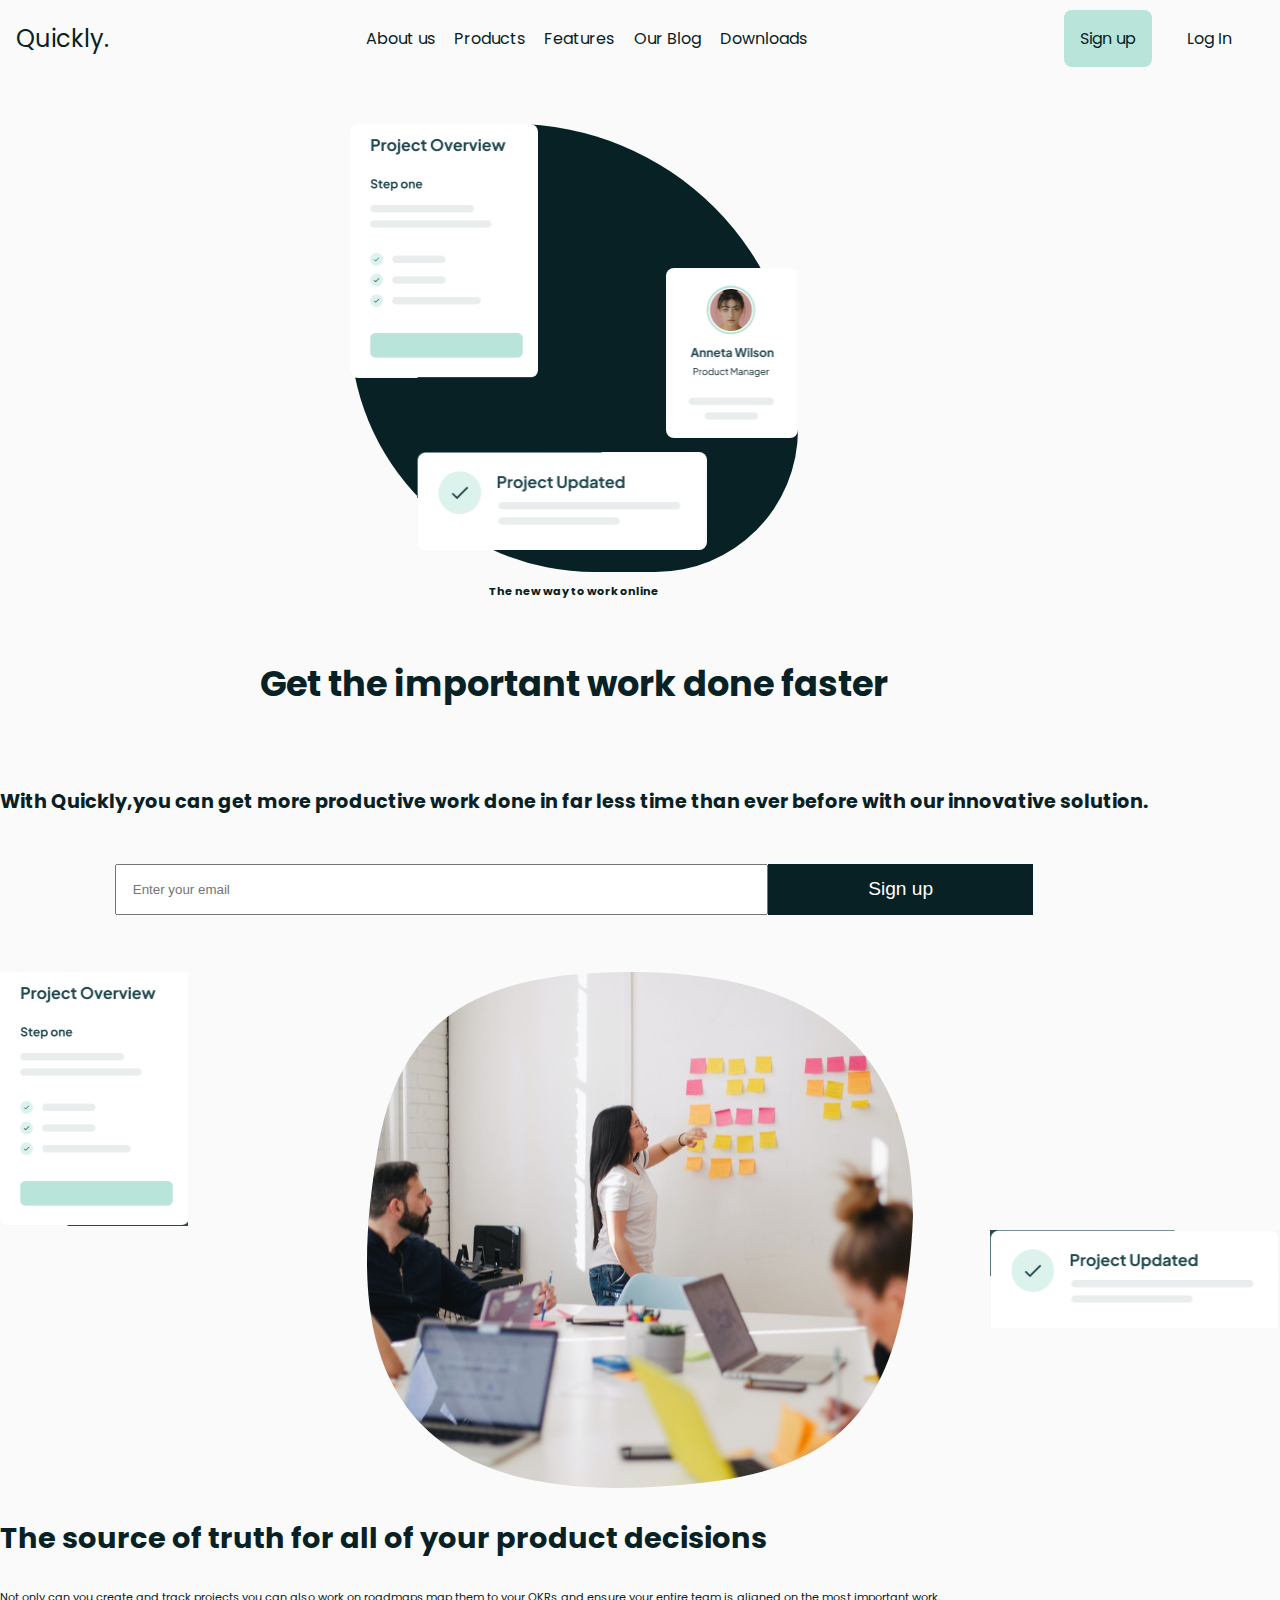
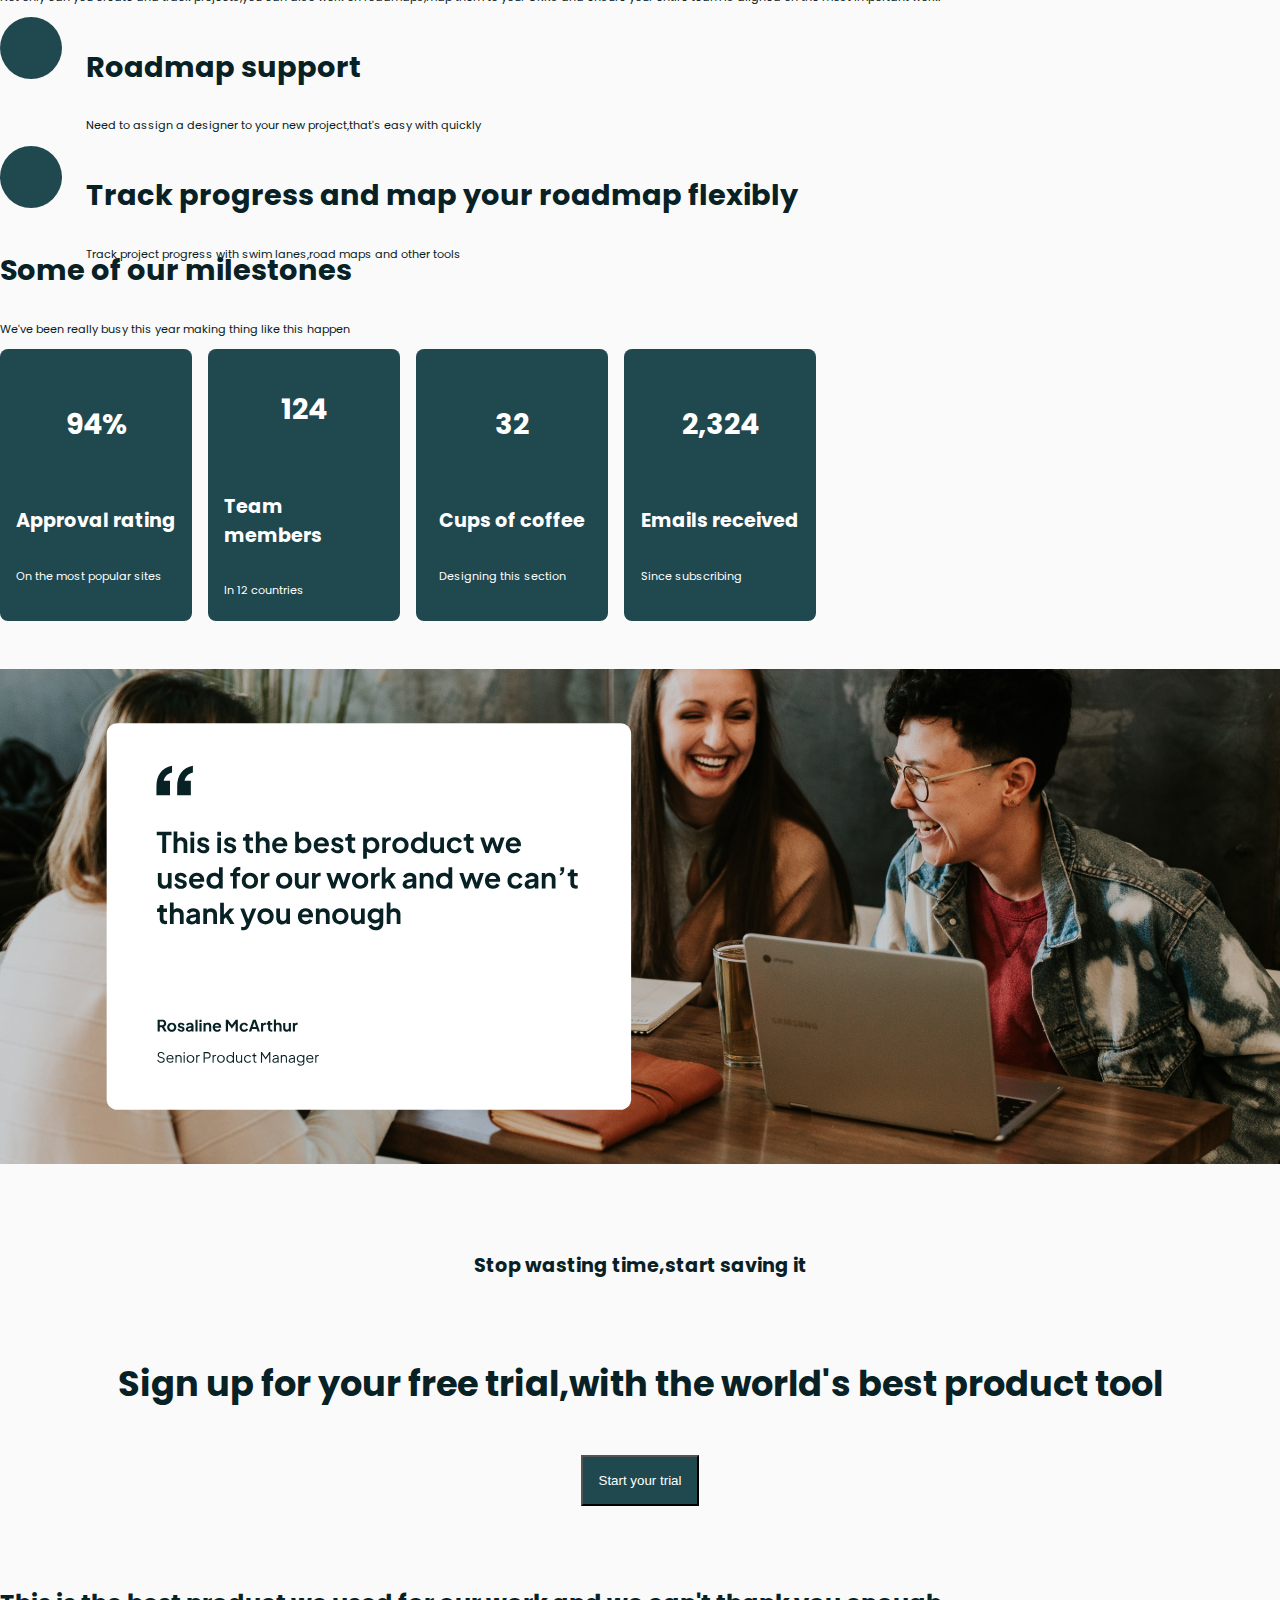
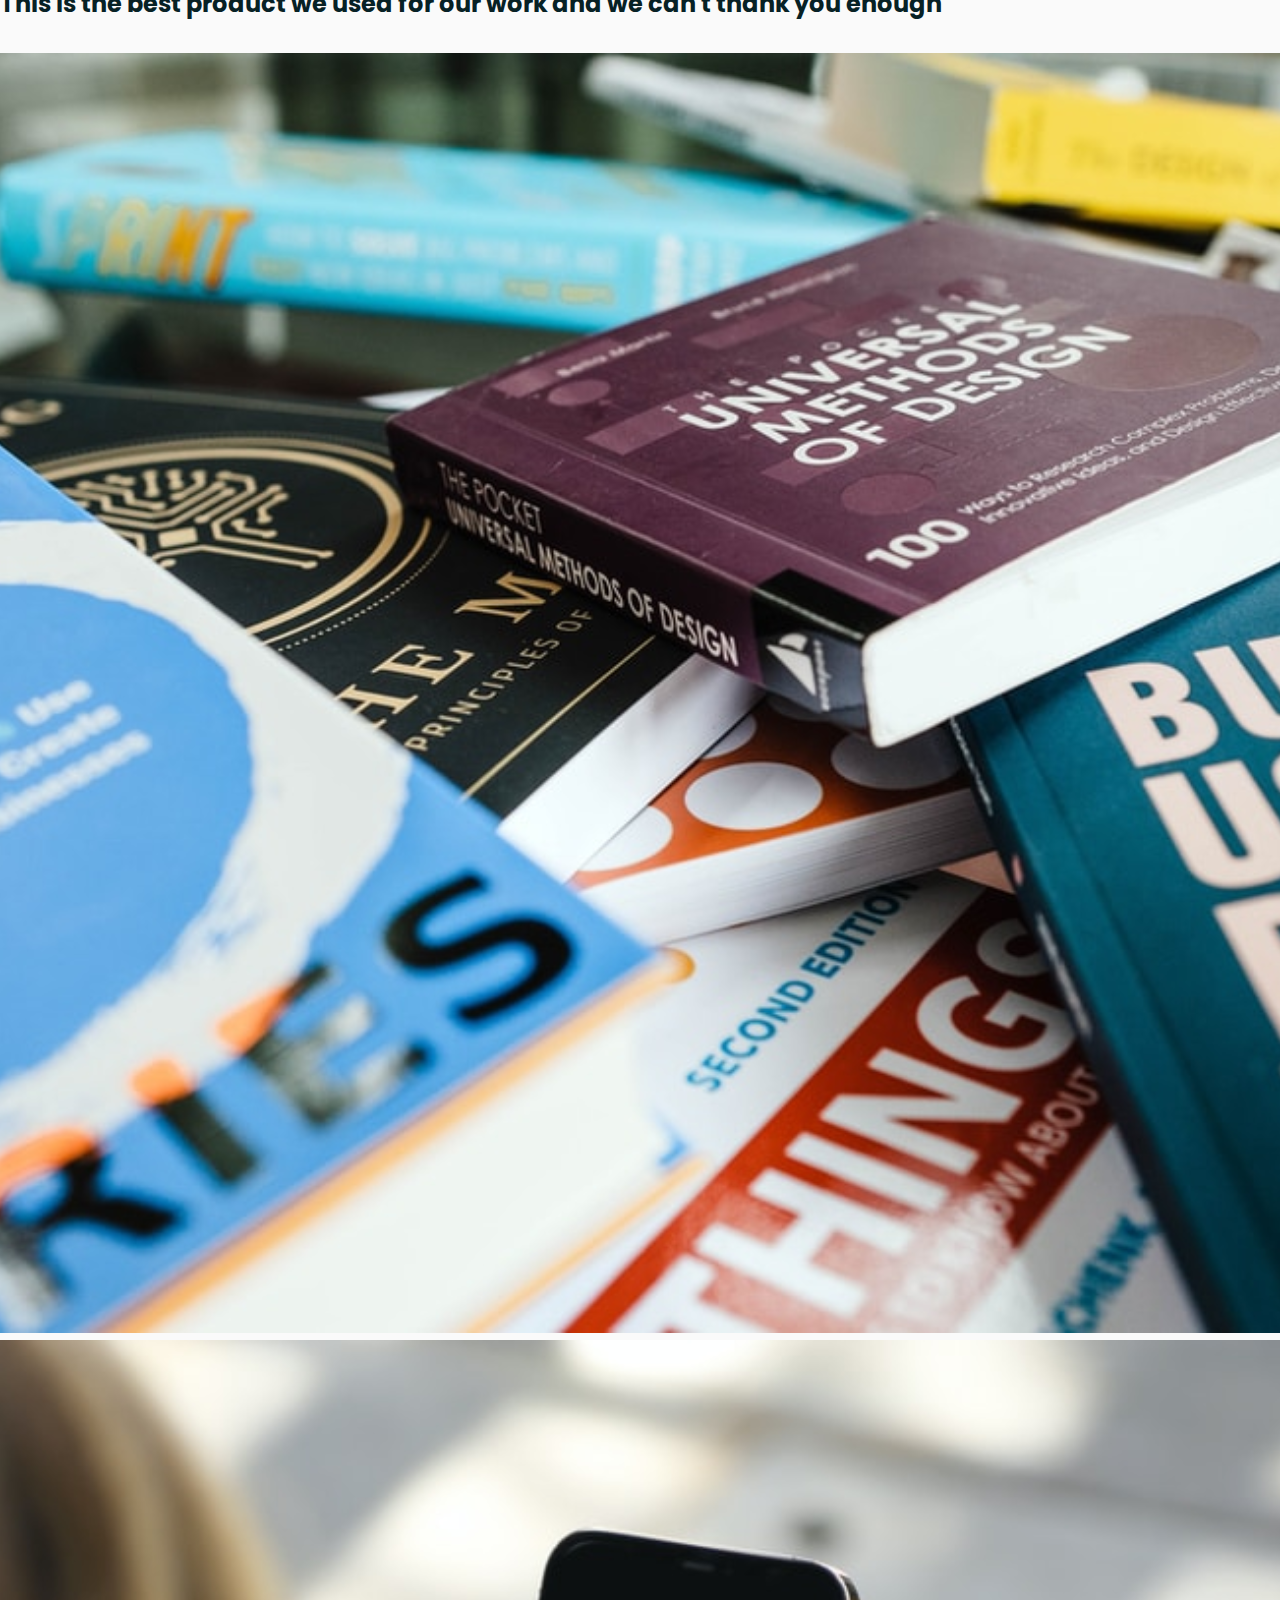
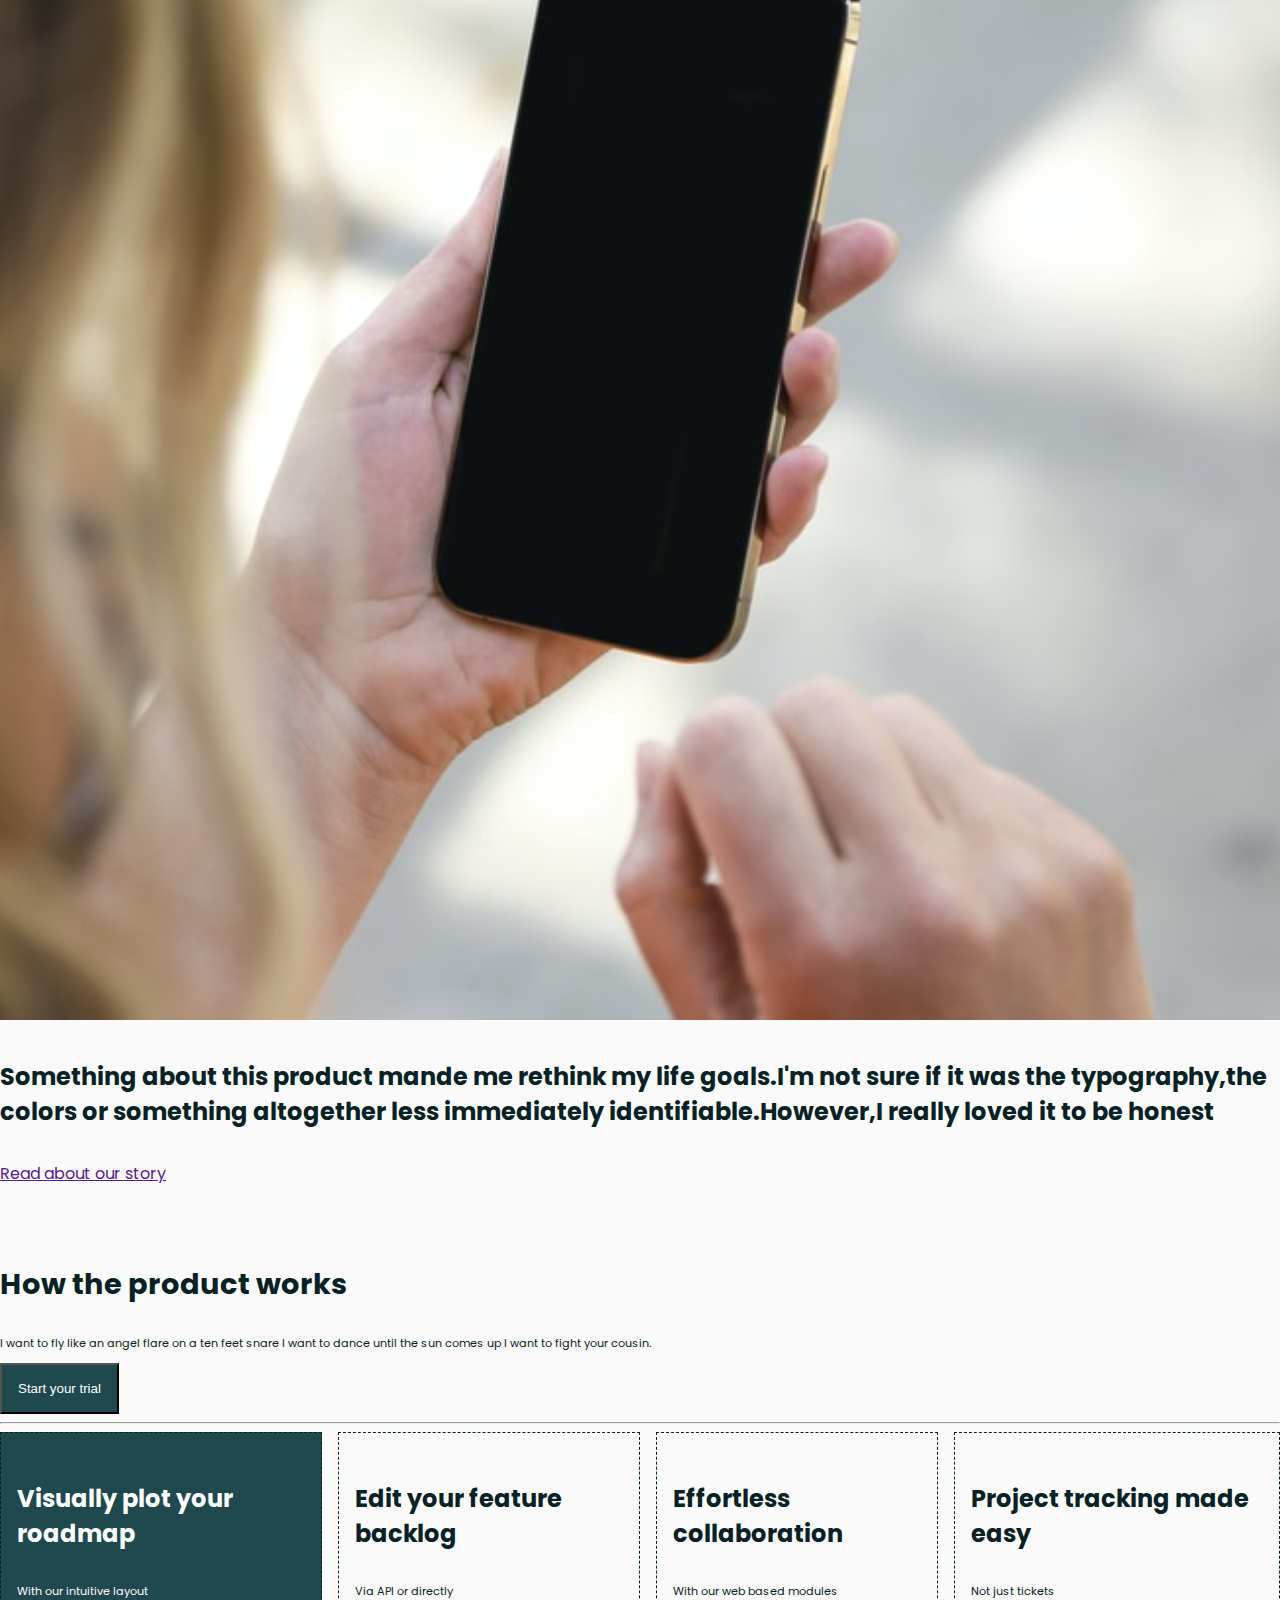
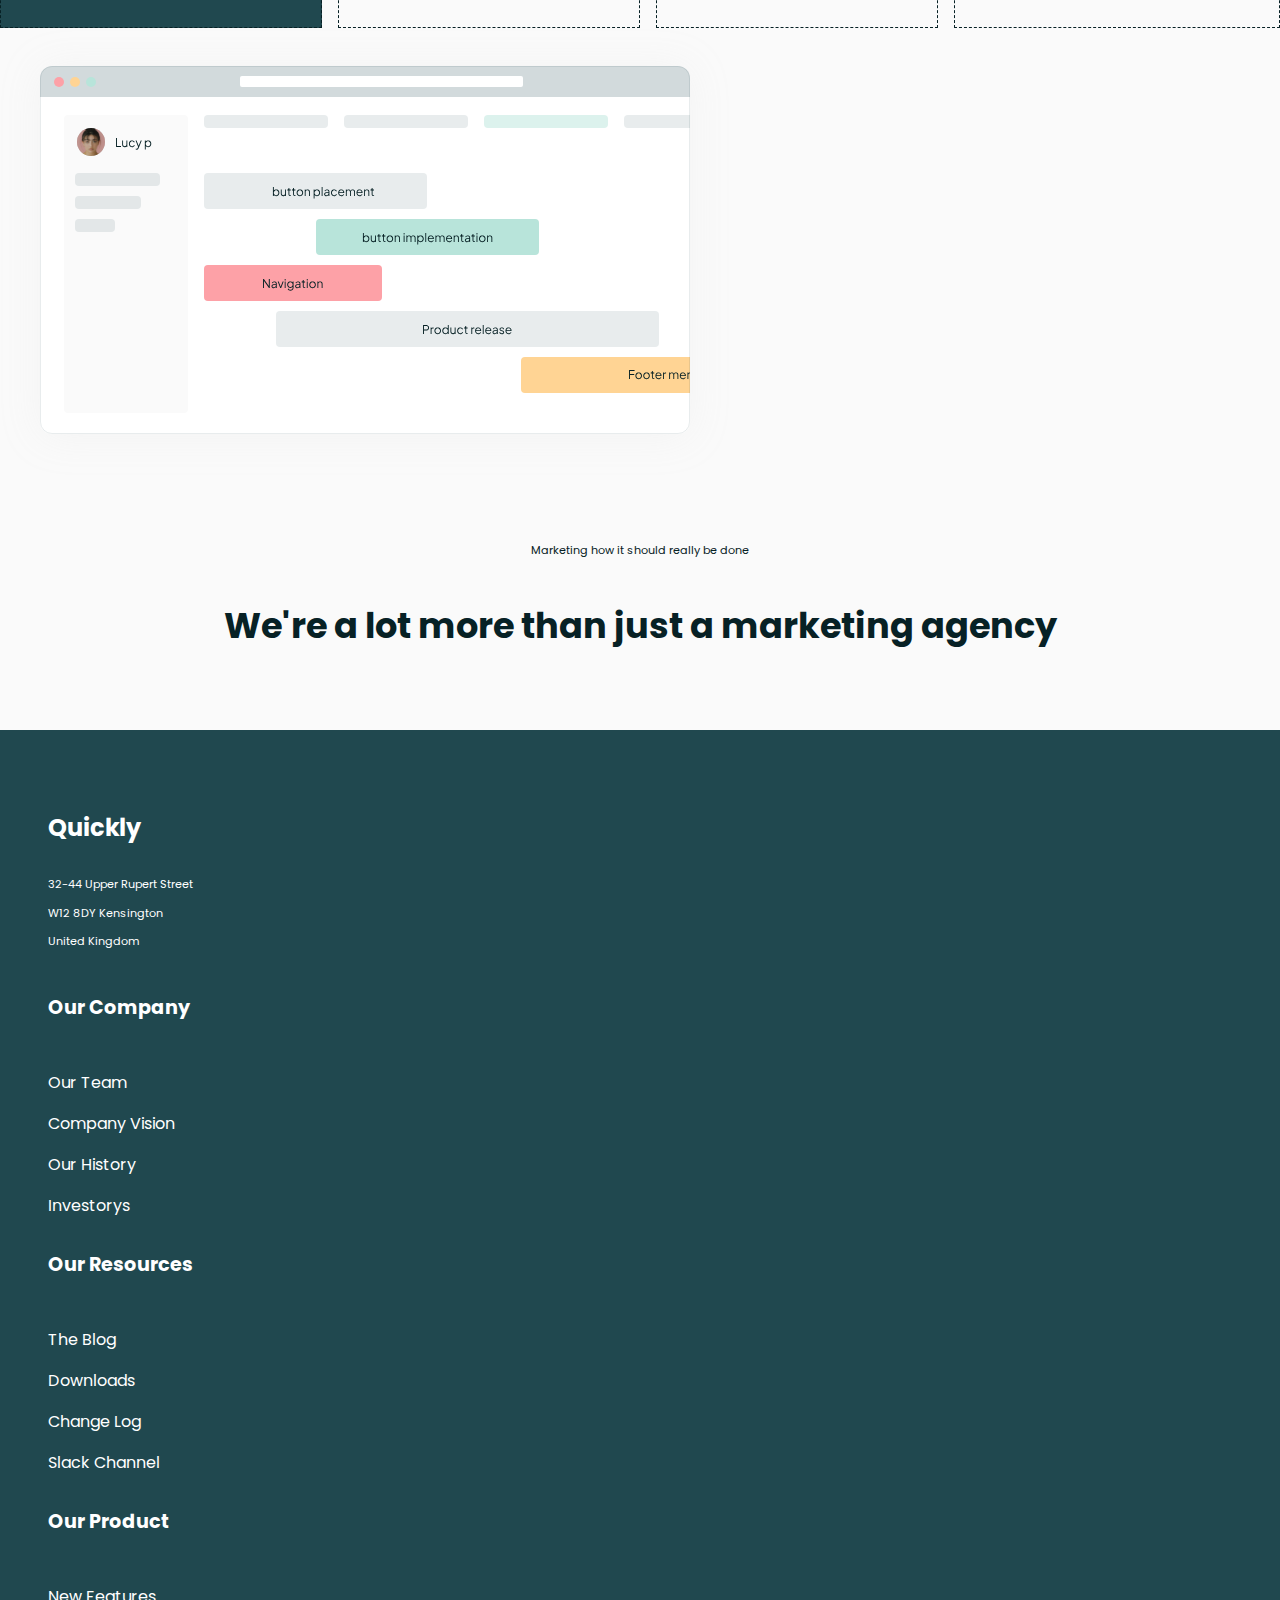
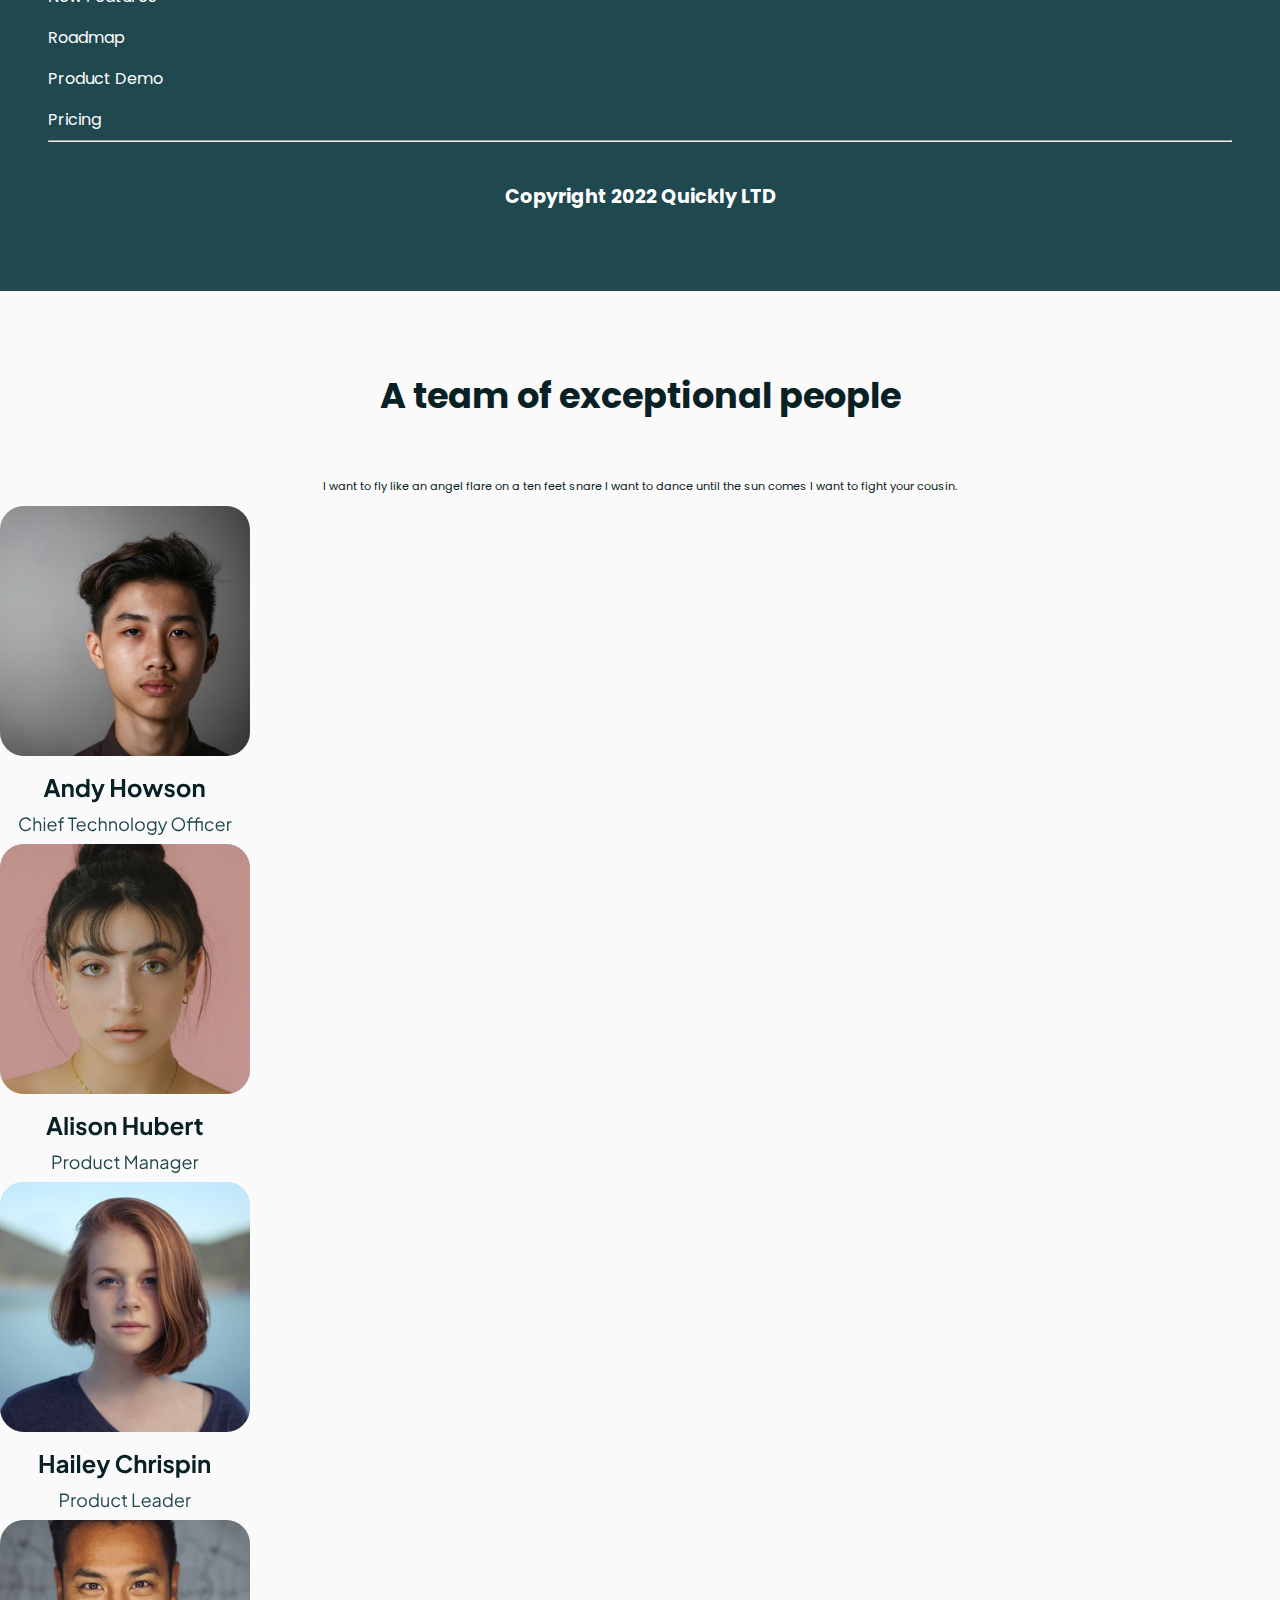
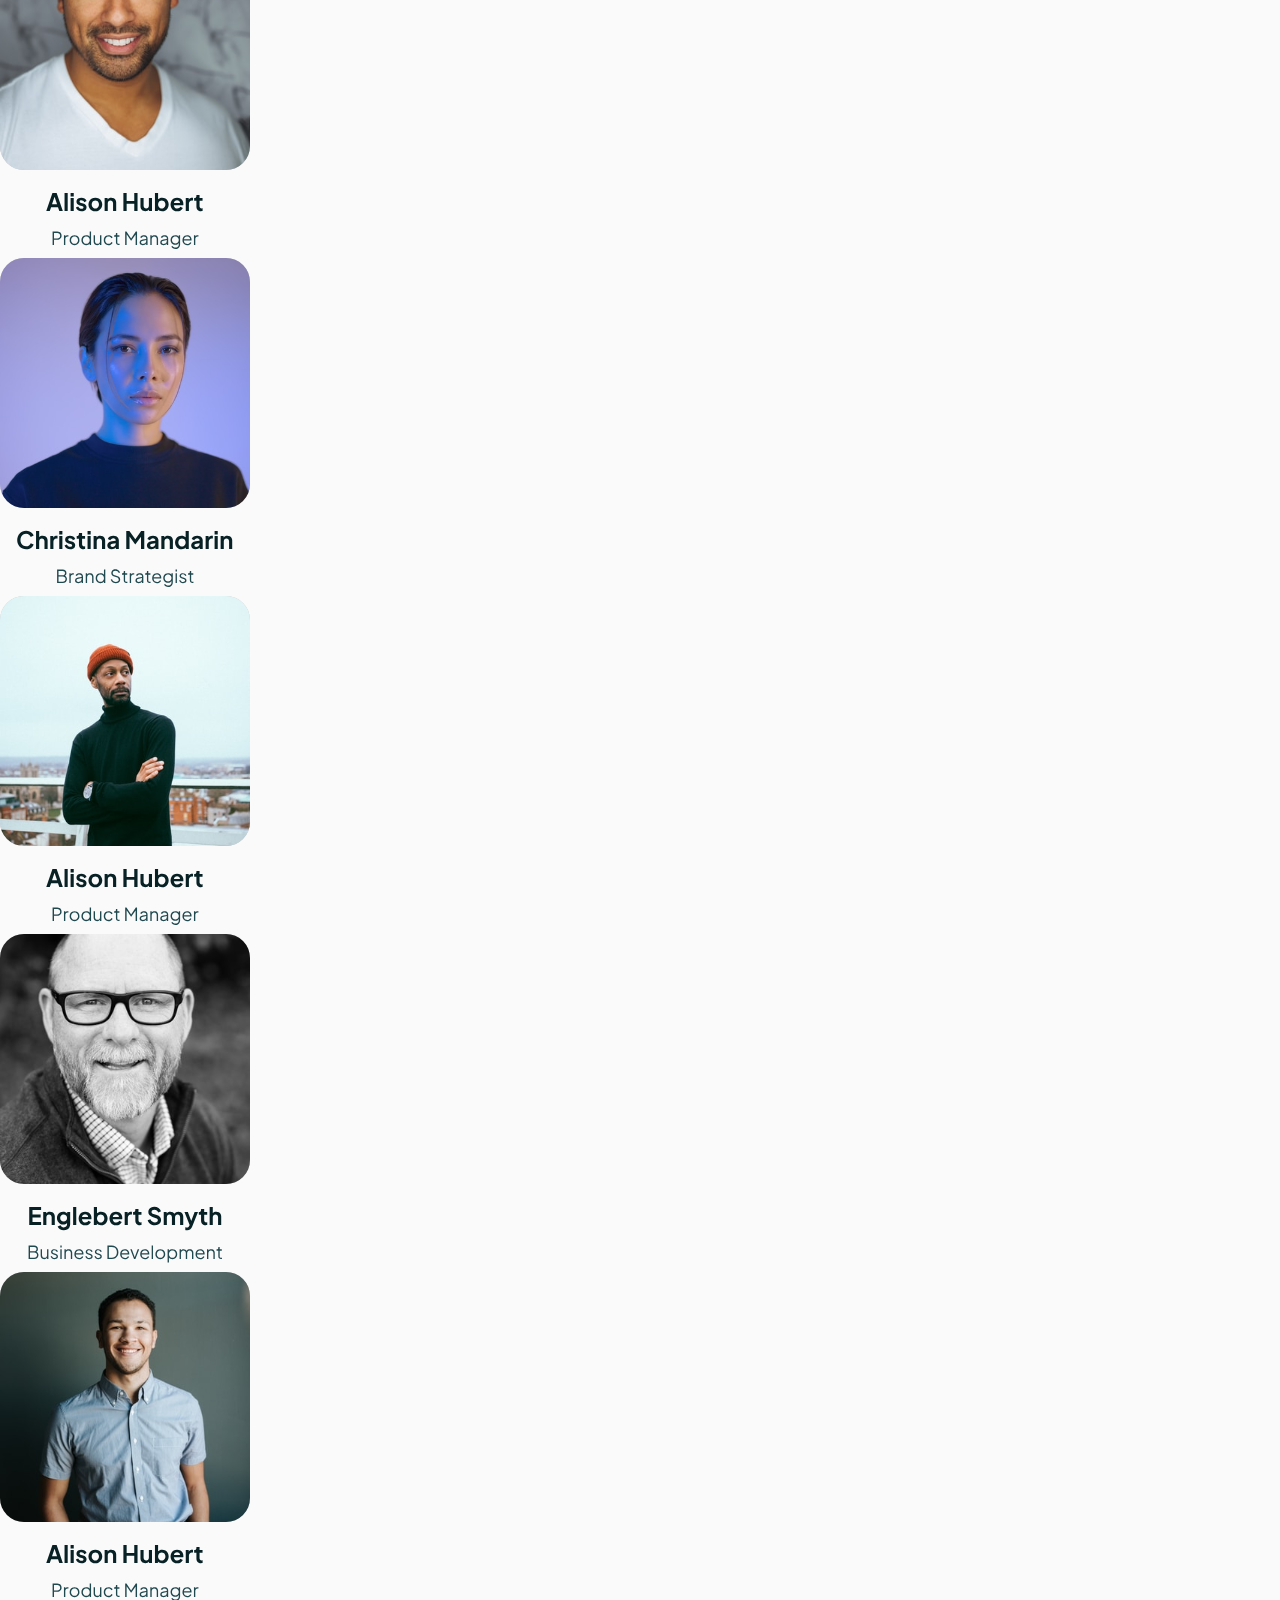
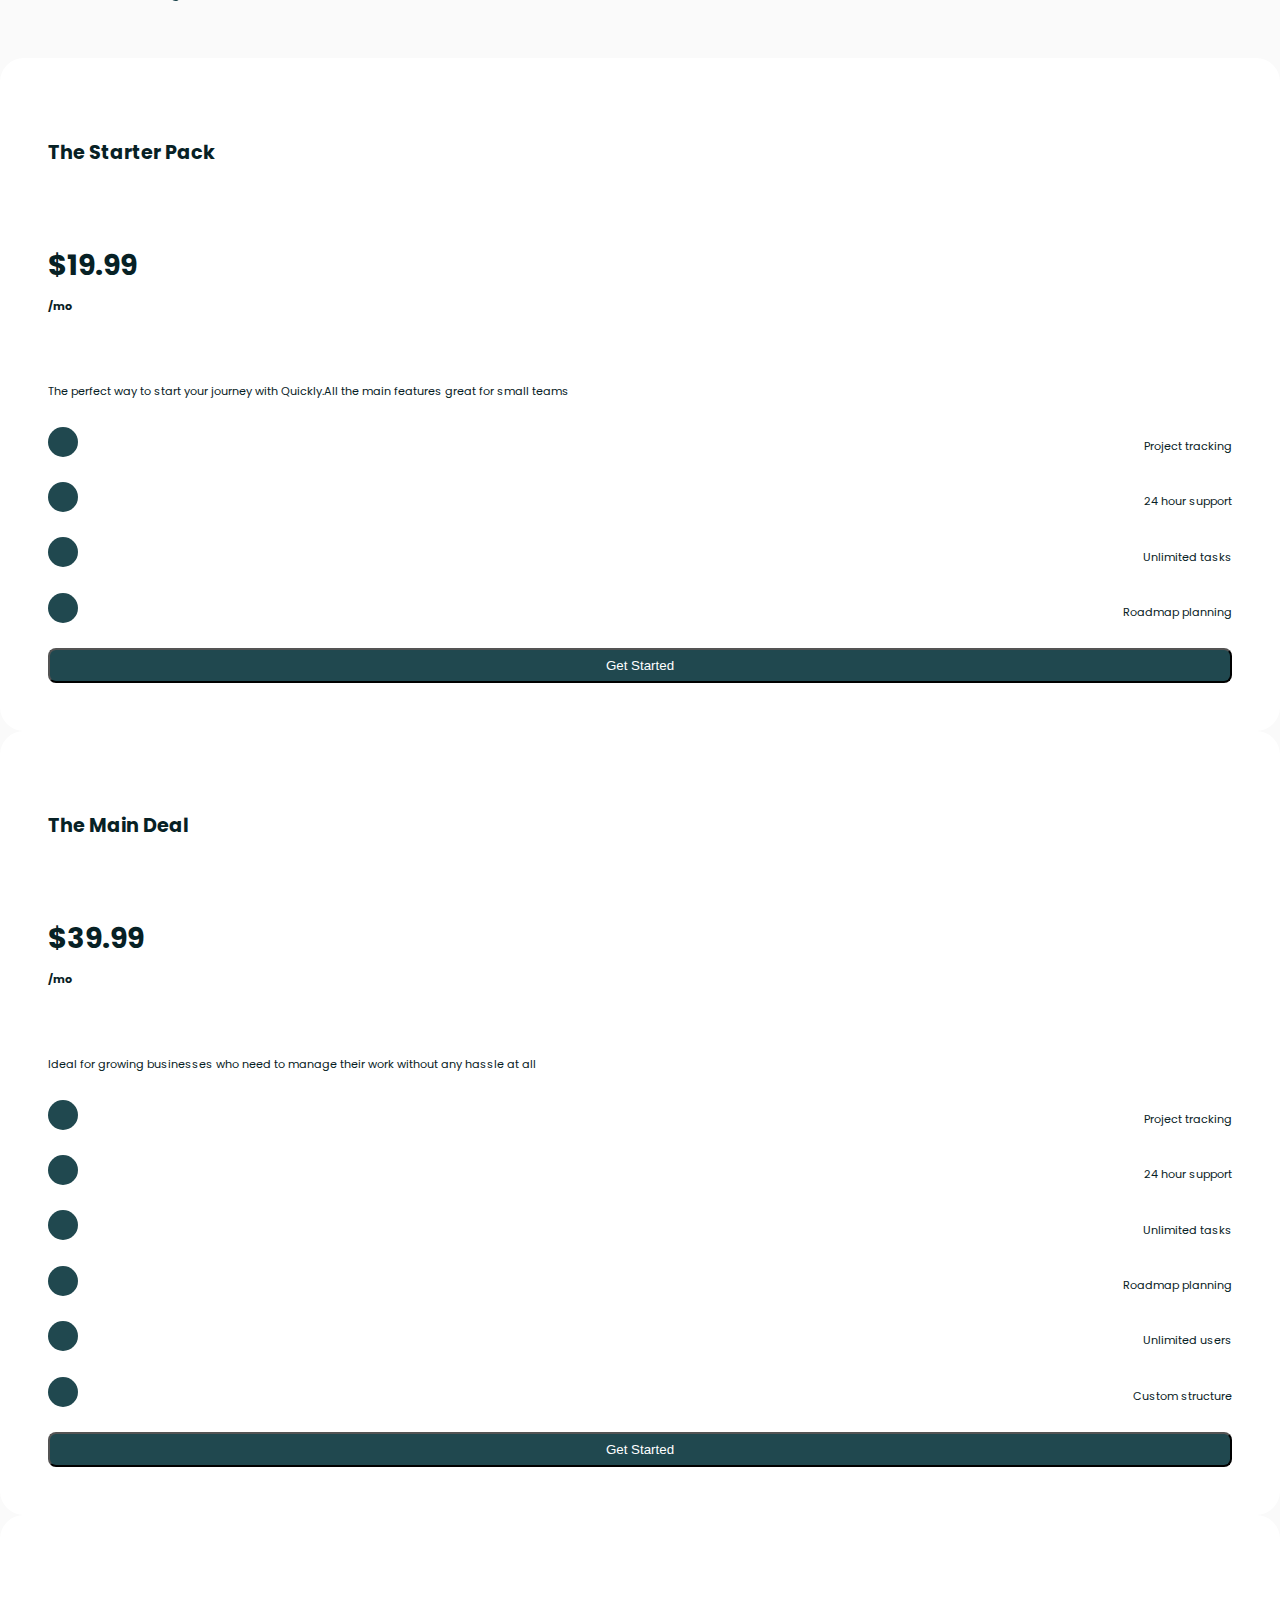
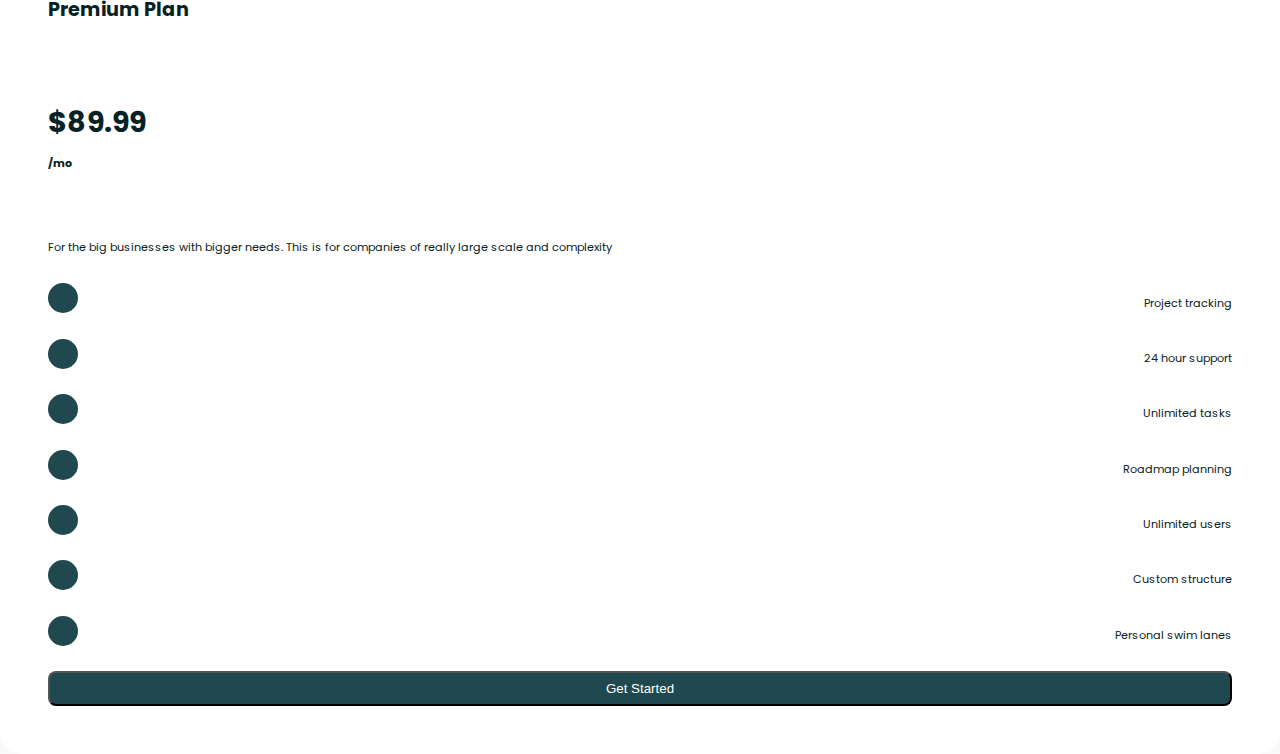
<file: index.html>
<!DOCTYPE html>
<html lang="en">
  <head>
    <meta charset="UTF-8" />
    <meta name="viewport" content="width=device-width, initial-scale=1.0" />
    <title>Document</title>
    <link
      href="https://cdn.jsdelivr.net/npm/bootstrap@5.3.0/dist/css/bootstrap.min.css"
      rel="stylesheet"
      integrity="sha384-9ndCyUaIbzAi2FUVXJi0CjmCapSmO7SnpJef0486qhLnuZ2cdeRhO02iuK6FUUVM"
      crossorigin="anonymous"
    />
    <script
      src="https://cdn.jsdelivr.net/npm/bootstrap@5.3.0/dist/js/bootstrap.bundle.min.js"
      integrity="sha384-geWF76RCwLtnZ8qwWowPQNguL3RmwHVBC9FhGdlKrxdiJJigb/j/68SIy3Te4Bkz"
      crossorigin="anonymous"
    ></script>
    <link
      rel="stylesheet"
      href="https://cdnjs.cloudflare.com/ajax/libs/font-awesome/6.2.0/css/all.min.css"
      integrity="sha512-xh6O/CkQoPOWDdYTDqeRdPCVd1SpvCA9XXcUnZS2FmJNp1coAFzvtCN9BmamE+4aHK8yyUHUSCcJHgXloTyT2A=="
      crossorigin="anonymous"
      referrerpolicy="no-referrer"
    />
    <link
      rel="stylesheet"
      href="https://unicons.iconscout.com/release/v2.1.6/css/unicons.css"
    />
    <link rel="stylesheet" href="style.css" />
  </head>
  <body>
    <nav>
      <div class="nav-logo">Quickly.</div>
      <div class="nav-item">
          <div class="nav-items"><a href="#hero-section">About us</a></div>
          <div class="nav-items"><a href="">Products</a></div>
          <div class="nav-items"><a href="">Features</a></div>
          <div class="nav-items"><a href="">Our Blog</a></div>
          <div class="nav-items"><a href="">Downloads</a></div>
      </div>
      <div class="nav-login">
          <div class="nav-signup"><a href="signin.html">Sign up</a></div>
          <div class="nav-login"><a href="signin.html">Log In</a></div>
      </div>
  </nav>
    <section class="container hero-section">
      <div class="row">
        <div class="col-lg-6 hero-overview">
          <div class="circle">
            <img src="/images/ProjectOverview.png" alt="" class="project-overview">
            <img src="/images/ProfileCard.png" alt="" class="profile-card">
            <img src="/images/ProjectUpdated.png" alt="" class="project-updated">
          </div>
        </div>
        <div class="col-lg-6 hero-input">
          <p>The new way to work online</p>
          <h2>Get the important work done faster</h2>
          <h5>With Quickly,you can get more productive work done in far less time than ever before with our innovative solution.</h5>
          <div class="inputs"><input type="email" name="" id="" placeholder="Enter your email"><input type="button" value="Sign up"></div>
        </div>
      </div>
    </section>
    <section class="container features-section">
      <div class="row">
        <div class="col-lg-6 features-overview">
          <img src="/images/hero.svg" alt="" class="features-images">
          <img src="/images/ProjectOverview.png" alt="" class="project-overview">
          <img src="/images/ProjectUpdated.png" alt="" class="project-updated">
        </div>
        <div class="col-lg-6 features-about">
          <h3>The source of truth for all of your product decisions</h3>
          <p>Not only can you create and track projects,you can also work on roadmaps,map them to your OKRs and ensure your entire team is aligned on the most important work.</p>
          <div class="roadmap-support">
            <span><i class="fa fa-check"></i></span><div class="text"><h3>Roadmap support</h3><p>Need to assign a designer to your new project,that's easy with quickly</p></div>
          </div>
          <div class="track-progress">
            <span><i class="fa fa-check"></i></span><div class="text"><h3>Track progress and map your roadmap flexibly</h3><p>Track project progress with swim lanes,road maps and other tools</p></div>
          </div>
        </div>
      </div>
    </section>
    <section class="container metrics-section">
      <h3>Some of our milestones</h3>
      <p>We've been really busy this year making thing like this happen</p>
      <div class="cards">
        <div class="row">
          <div class="col-lg-3 approval-rating">
            <h3 class="ratings">94%</h3>
            <div class="text">
              <h5>Approval rating</h5>
              <p>On the most popular sites</p>
            </div>
          </div>
          <div class="col-lg-3 team-members">
            <h3 class="ratings">124</h3>
            <div class="text">
              <h5>Team members</h5>
              <p>In 12 countries</p>
            </div>
          </div>
          <div class="col-lg-3 cups-coffee">
            <h3 class="ratings">32</h3>
            <div class="text">
              <h5>Cups of coffee</h5>
              <p>Designing this section</p>
            </div>
          </div>
          <div class="col-lg-3 emails-received">
            <h3 class="ratings">2,324</h3>
            <div class="text">
              <h5>Emails received</h5>
              <p>Since subscribing</p>
            </div>
          </div>
        </div>
      </div>
    </section>
    <section class="container-fluid testimonials-section">
      <img src="/images/Style=Image Quote Left.svg" alt="">
    </section>
    <section class="container ctas-section">
      <h5>Stop wasting time,start saving it</h5>
      <h2>Sign up for your free trial,with the world's best product tool</h2>
      <button>Start your trial</button>
    </section>
    <section class="container images-section">
      <div class="row">
        <div class="col-lg-5 left">
          <h4>This is the best product we used for our work and we can't thank you enough</h4>
          <img src="/images/Image.svg" alt="">
        </div>
        <div class="col-lg-5 right">
          <img src="/images/phone.svg" alt="">
          <h4>Something about this product mande me rethink my life goals.I'm not sure if it was the typography,the colors or something altogether less immediately identifiable.However,I really loved it to be honest</h4>
          <a href="">Read about our story</a>
        </div>
      </div>
    </section>
    <section class="container tabs-section">
      <div class="row">
        <div class="col-lg-12">
          <div class="text">
            <h3>How the product works</h3>
            <p>I want to fly like an angel flare on a ten feet snare I want to dance until the sun comes up I want to fight your cousin.</p>
          </div>
          <button>Start your trial</button>
        </div>
        <hr>
        <div class="col-lg-12">
          <div class="row">
            <div class="col-lg-6">
              <div class="row">
                <div class="col-lg-12 active">
                  <h4>Visually plot your roadmap</h4>
                  <p>With our intuitive layout</p>
                </div>
                <div class="col-lg-12">
                  <h4>Edit your feature backlog</h4>
                  <p>Via API or directly</p>
                </div>
                <div class="col-lg-12">
                  <h4>Effortless collaboration</h4>
                  <p>With our web based modules</p>
                </div>
                <div class="col-lg-12">
                  <h4>Project tracking made easy</h4>
                  <p>Not just tickets</p>
                </div>
              </div>
            </div>
            <div class="col-lg-6">
              <img src="/images/UI Mockup.svg" alt="">
            </div>
          </div>
        </div>
      </div>
    </section>
    <section class="container pageheader-section">
      <div class="row">
        <div class="col-lg-8 pageheader">
          <p>Marketing how it should really be done</p>
          <h2>We're a lot more than just a marketing agency</h2>
        </div>
      </div>
    </section>
    <section class="container footers-section">
      <div class="row">
        <div class="col-lg-6 about">
          <h4>Quickly</h4>
          <p>32-44 Upper Rupert Street</p>
          <p>W12 8DY Kensington</p>
          <p>United Kingdom</p>
        </div>
        <div class="col-lg-6 links">
          <div class="row">
            <div class="col-lg-4">
              <h5>Our Company</h5>
              <a href="">Our Team</a>
              <a href="">Company Vision</a>
              <a href="">Our History</a>
              <a href="">Investorys</a>
            </div>
            <div class="col-lg-4">
              <h5>Our Resources</h5>
              <a href="">The Blog</a>
              <a href="">Downloads</a>
              <a href="">Change Log</a>
              <a href="">Slack Channel</a>
            </div>
            <div class="col-lg-4">
              <h5>Our Product</h5>
              <a href="">New Features</a>
              <a href="">Roadmap</a>
              <a href="">Product Demo</a>
              <a href="">Pricing</a>
            </div>
          </div>
        </div>
      </div>
      <hr>
      <div class="copyright"><h5>Copyright 2022 Quickly LTD</h5></div>
    </section>
    <section class="container team-section">
      <div class="about">
        <h2>A team of exceptional people</h2>
        <p>I want to fly like an angel flare on a ten feet snare I want to dance until the sun comes I want to fight your cousin.</p>
      </div>
      <div class="row">
        <div class="col-lg-3">
          <div class="profile"><img src="/images/Team Card.svg" alt=""></div>
        </div>
        <div class="col-lg-3">
          <div class="profile"><img src="/images/Team Card (1).svg" alt=""></div>
        </div>
        <div class="col-lg-3">
          <div class="profile"><img src="/images/Team Card (2).svg" alt=""></div>
        </div>
        <div class="col-lg-3">
          <div class="profile"><img src="/images/Team Card (3).svg" alt=""></div>
        </div>
        <div class="col-lg-3">
          <div class="profile"><img src="/images/Team Card (4).svg" alt=""></div>
        </div>
        <div class="col-lg-3">
          <div class="profile"><img src="/images/Team Card (5).svg" alt=""></div>
        </div>
        <div class="col-lg-3">
          <div class="profile"><img src="/images/Team Card (6).svg" alt=""></div>
        </div>
        <div class="col-lg-3">
          <div class="profile"><img src="/images/Team Card (7).svg" alt=""></div>
        </div>
      </div>
    </section>
    <section class="container pricing-section">
      <div class="row">
        <div class="col-lg-3 starterpack">
          <h5>The Starter Pack</h5>
          <h3>$19.99 <p>/mo</p></h3>
          <p>The perfect way to start your journey with Quickly.All the main features great for small teams</p>
          <div class="check"><i class="fa fa-check"></i><p>Project tracking</p></div>
          <div class="check"><i class="fa fa-check"></i><p>24 hour support</p></div>
          <div class="check"><i class="fa fa-check"></i><p>Unlimited tasks</p></div>
          <div class="check"><i class="fa fa-check"></i><p>Roadmap planning</p></div>
          <button>Get Started</button>
        </div>
        <div class="col-lg-3 maindeal">
          <h5>The Main Deal</h5>
          <h3>$39.99 <p>/mo</p></h3>
          <p>Ideal for growing businesses who need to manage their work without any hassle at all</p>
          <div class="check"><i class="fa fa-check"></i><p>Project tracking</p></div>
          <div class="check"><i class="fa fa-check"></i><p>24 hour support</p></div>
          <div class="check"><i class="fa fa-check"></i><p>Unlimited tasks</p></div>
          <div class="check"><i class="fa fa-check"></i><p>Roadmap planning</p></div>
          <div class="check"><i class="fa fa-check"></i><p>Unlimited users</p></div>
          <div class="check"><i class="fa fa-check"></i><p>Custom structure</p></div>
          <button>Get Started</button>
        </div>
        <div class="col-lg-3 premiumplan">
          <h5>Premium Plan</h5>
          <h3>$89.99 <p>/mo</p></h3>
          <p>For the big businesses with bigger needs. This is for companies of really large scale and complexity</p>
          <div class="check"><i class="fa fa-check"></i><p>Project tracking</p></div>
          <div class="check"><i class="fa fa-check"></i><p>24 hour support</p></div>
          <div class="check"><i class="fa fa-check"></i><p>Unlimited tasks</p></div>
          <div class="check"><i class="fa fa-check"></i><p>Roadmap planning</p></div>
          <div class="check"><i class="fa fa-check"></i><p>Unlimited users</p></div>
          <div class="check"><i class="fa fa-check"></i><p>Custom structure</p></div>
          <div class="check"><i class="fa fa-check"></i><p>Personal swim lanes</p></div>
          <button>Get Started</button>
        </div>
      </div>
    </section>
    <script src="script.js"></script>
  </body>
</html>
</file>
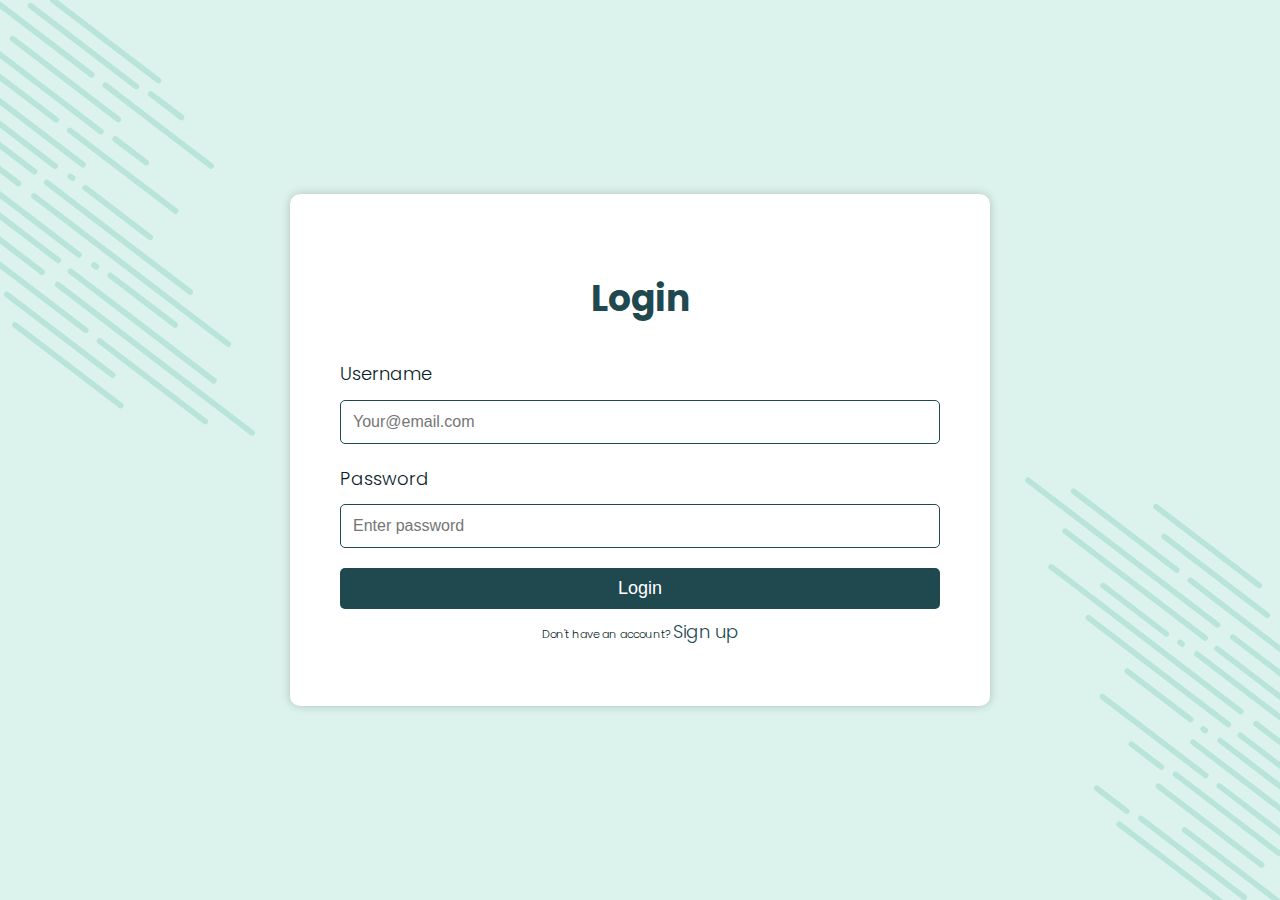
<file: signin.html>
<!DOCTYPE html>
<html lang="en">
<head>
    <meta charset="UTF-8">
    <meta name="viewport" content="width=device-width, initial-scale=1.0">
    <title>Document</title>
    <link rel="stylesheet" href="style.css">
    <link rel="stylesheet" href="decoration.css">
</head>
<body>
    <img src="/images/Decoration.svg" alt="" class="decoration1">
    <img src="/images/Decoration (1).svg" alt="" class="decoration2">
    <section class="container-fluid signin">
        <div class="section">
          <div class="container">
            <div class="form-container" id="login-form">
              <h1>Login</h1>
              <form>
                <label for="username">Username</label>
                <input type="text" id="username" name="username" placeholder="Your@email.com" required>
                <label for="password">Password</label>
                <input type="password" id="password" name="password" placeholder="Enter password" required>
                <button type="submit">Login</button>
              </form>
              <p>Don't have an account? <a href="#" id="signup-link">Sign up</a></p>
            </div>
        
            <div class="form-container" id="signup-form" style="display: none;">
              <h1>Sign Up</h1>
              <form>
                <label for="new-username">Username</label>
                <input type="text" id="new-username" name="new-username" placeholder="Enter your name" required>
                <label for="new-email">Email</label>
                <input type="email" id="new-email" name="new-email" placeholder="Your@email.com" required>
                <label for="new-password">Password</label>
                <input type="password" id="new-password" name="new-password" placeholder="Enter password" required>
                <button type="submit">Sign Up</button>
              </form>
              <p>Already have an account? <a href="#" id="login-link">Login</a></p>
            </div>
          </div>
        </div>
      </section>
      <script src="script.js"></script>
</body>
</html>
</file>
<file: style.css>
@import url("https://fonts.googleapis.com/css2?family=Poppins:wght@300;400;500;600&display=swap");
:root {
  /* Font Sizes */
  --sizeXS: 0.7rem;
  --sizeS: 1rem;
  --sizeM: 1.2rem;
  --sizeL: 1.5rem;
  --sizeXL: 1.8rem;
  --sizeXXL: 2.2rem;
  --sizeXXXL: 2.5rem;
  --gapXS: 1rem;
  --gapS: 1.2rem;
  --gapM: 1.5rem;
  --gapL: 1.8rem;
  --gapXL: 2.2rem;
  --paddingXS: 0.5rem;
  --paddingS: 0.8rem;
  --paddingM: 1rem;
  --paddingL: 1.2rem;
  --paddingXL: 1.5rem;
  --borderRadius: 0.5rem;
  --border: #20484F1A;
  --white: #ffffff;
  --primary-light: #DCF2ED;
  --primary-green: #B8E4DA;
  --dark-green: #20484F;
  --dark: #072125;
  --pale-grey: #FAFAFA;
}
:root h1 {
  font-size: var(--sizeXXXL);
}
:root h2 {
  font-size: var(--sizeXXL);
}
:root h3 {
  font-size: var(--sizeXL);
}
:root h4 {
  font-size: var(--sizeL);
}
:root h5 {
  font-size: var(--sizeM);
}
:root h6 {
  font-size: var(--sizeS);
}
:root p {
  font-size: var(--sizeXS);
}

/* width */
::-webkit-scrollbar {
  width: 20px;
}

/* Track */
::-webkit-scrollbar-track {
  box-shadow: inset 0 0 5px #000;
  border-radius: 10px;
}

/* Handle */
::-webkit-scrollbar-thumb {
  background: var(--dark-green);
  border-radius: 10px;
}

/* Handle on hover */
::-webkit-scrollbar-thumb:hover {
  background: var(--dark);
}

body {
  padding: 0;
  margin: 0;
  box-sizing: border-box;
  display: flex;
  flex-direction: column;
  gap: 3rem;
  font-family: "Poppins", sans-serif;
  font-size: var(--sizeS);
  background: var(--pale-grey, #FAFAFA);
  color: var(--dark);
}
body nav {
  display: flex;
  justify-content: space-between;
  height: 4.75rem;
  align-items: center;
}
body nav .nav-logo {
  font-size: var(--sizeL);
  margin-left: 1rem;
}
body nav .nav-item {
  display: flex;
  gap: var(--gapS);
  padding: var(--paddingM);
  border-radius: var(--borderRadius);
}
body nav .nav-item a {
  color: var(--dark);
  text-decoration: none;
}
body nav .nav-login {
  display: flex;
  gap: var(--gapS);
  margin-right: 1rem;
}
body nav .nav-login a {
  color: var(--dark);
  text-decoration: none;
}
body nav .nav-login .nav-signup {
  background: var(--primary-green);
  padding: var(--paddingM);
  border-radius: var(--borderRadius);
}
body nav .nav-login .nav-login {
  padding: var(--paddingM);
  border-radius: var(--borderRadius);
}
body .hero-section {
  display: flex;
  gap: 1rem;
  height: 50rem;
}
body .hero-section .row .hero-overview {
  display: flex;
  justify-content: center;
  align-items: center;
}
body .hero-section .row .hero-overview .circle {
  width: 28rem;
  height: 28rem;
  border-radius: 40% 70% 35% 60%;
  background: var(--dark);
  position: relative;
}
body .hero-section .row .hero-overview .circle .project-overview {
  border-radius: var(--borderRadius);
  position: absolute;
  top: 0;
  left: 0;
}
body .hero-section .row .hero-overview .circle .profile-card {
  border-radius: var(--borderRadius);
  position: absolute;
  right: 0;
  bottom: 30%;
}
body .hero-section .row .hero-overview .circle .project-updated {
  border-radius: var(--borderRadius);
  position: absolute;
  bottom: 5%;
  left: 15%;
}
body .hero-section .row .hero-input {
  display: flex;
  flex-direction: column;
  align-items: center;
  justify-content: center;
  gap: 1rem;
}
body .hero-section .row .hero-input p {
  font-weight: bold;
}
body .hero-section .row .hero-input h2 {
  font-weight: bold;
}
body .hero-section .row .hero-input .inputs {
  display: flex;
  width: 80%;
}
body .hero-section .row .hero-input .inputs input[type=email] {
  width: 70%;
  padding: 1rem;
  box-sizing: content-box;
}
body .hero-section .row .hero-input .inputs input[type=button] {
  width: 30%;
  background: var(--dark);
  border: none;
  color: var(--white);
  font-size: var(--sizeM);
}
body .features-section {
  height: 50rem;
}
body .features-section .row .features-overview {
  display: flex;
  align-items: center;
  justify-content: center;
  position: relative;
}
body .features-section .row .features-overview .features-image {
  width: 80%;
}
body .features-section .row .features-overview .project-overview {
  position: absolute;
  top: 0;
  left: 0;
}
body .features-section .row .features-overview .project-updated {
  position: absolute;
  right: 0%;
  top: 50%;
}
body .features-section .row .features-about .roadmap-support {
  display: flex;
  gap: 1.5rem;
}
body .features-section .row .features-about .roadmap-support span {
  display: flex;
  justify-content: center;
  align-items: center;
  width: 30px;
  height: 30px;
  background: var(--dark-green);
  border-radius: 50%;
  color: var(--white);
  padding: 1rem;
}
body .features-section .row .features-about .track-progress {
  display: flex;
  gap: 1.5rem;
}
body .features-section .row .features-about .track-progress span {
  display: flex;
  justify-content: center;
  align-items: center;
  width: 30px;
  height: 30px;
  background: var(--dark-green);
  border-radius: 50%;
  color: var(--white);
  padding: 1rem;
}
body .metrics-section .cards .row {
  display: flex;
  gap: 1rem;
}
body .metrics-section .cards .row .approval-rating {
  display: flex;
  flex-direction: column;
  align-items: center;
  justify-content: center;
  box-sizing: content-box;
  padding: 1rem;
  background: var(--dark-green);
  border-radius: var(--borderRadius);
  width: 10rem;
  height: 15rem;
  color: var(--white);
}
body .metrics-section .cards .row .team-members {
  display: flex;
  flex-direction: column;
  align-items: center;
  justify-content: center;
  box-sizing: content-box;
  padding: 1rem;
  background: var(--dark-green);
  border-radius: var(--borderRadius);
  width: 10rem;
  height: 15rem;
  color: var(--white);
}
body .metrics-section .cards .row .cups-coffee {
  display: flex;
  flex-direction: column;
  align-items: center;
  justify-content: center;
  box-sizing: content-box;
  padding: 1rem;
  background: var(--dark-green);
  border-radius: var(--borderRadius);
  width: 10rem;
  height: 15rem;
  color: var(--white);
}
body .metrics-section .cards .row .emails-received {
  display: flex;
  flex-direction: column;
  align-items: center;
  justify-content: center;
  box-sizing: content-box;
  padding: 1rem;
  background: var(--dark-green);
  border-radius: var(--borderRadius);
  width: 10rem;
  height: 15rem;
  color: var(--white);
}
body .testimonials-section img {
  width: 100%;
}
body .ctas-section {
  display: flex;
  flex-direction: column;
  justify-content: center;
  align-items: center;
  gap: 1rem;
}
body .ctas-section button {
  padding: 1rem;
  background: var(--dark-green);
  color: var(--white);
}
body .images-section .row {
  gap: 3rem;
  justify-content: center;
  align-items: center;
}
body .images-section .row .left img {
  width: 100%;
}
body .images-section .row .right img {
  width: 100%;
}
body .tabs-section .row .col-lg-12 button {
  background: var(--dark-green);
  padding: 1rem;
  color: var(--white);
}
body .tabs-section .row .col-lg-12 .row .col-lg-6 .row {
  display: flex;
  gap: 1rem;
}
body .tabs-section .row .col-lg-12 .row .col-lg-6 .row .active {
  background: var(--dark-green);
  color: var(--white);
}
body .tabs-section .row .col-lg-12 .row .col-lg-6 .row .col-lg-12 {
  border: 0.1px dashed var(--dark);
  padding: 1rem;
}
body .pageheader-section .row {
  display: flex;
  flex-direction: column;
  justify-content: center;
  align-items: center;
}
body .pageheader-section .row .pageheader {
  display: flex;
  flex-direction: column;
  justify-content: center;
  align-items: center;
}
body .footers-section {
  background: var(--dark-green);
  color: var(--white);
  padding: 3rem;
}
body .footers-section .row .links .row .col-lg-4 {
  display: flex;
  flex-direction: column;
  gap: 1rem;
}
body .footers-section .row .links .row .col-lg-4 a {
  text-decoration: none;
  color: var(--white);
}
body .footers-section .copyright {
  display: flex;
  justify-content: center;
}
body .team-section .about {
  display: flex;
  flex-direction: column;
  justify-content: center;
  align-items: center;
  gap: 1rem;
}
body .team-section .row .col-lg-3:hover {
  scale: 1.1;
  transition: all 1s;
}
body .pricing-section {
  background: var(--pale-grey, #FAFAFA);
}
body .pricing-section .row {
  gap: 5rem;
}
body .pricing-section .row .col-lg-3 {
  display: flex;
  flex-direction: column;
  padding: 3rem;
  border-radius: 1.5rem;
  gap: 1rem;
  background: var(--white);
}
body .pricing-section .row .col-lg-3 .check {
  display: flex;
  flex-direction: row;
  justify-content: space-between;
}
body .pricing-section .row .col-lg-3 .check .fa-check {
  display: flex;
  justify-content: center;
  align-items: center;
  width: 30px;
  height: 30px;
  background: var(--dark-green);
  color: var(--white);
  border-radius: 50%;
}
body .pricing-section .row .col-lg-3 button {
  background: var(--dark-green);
  color: var(--white);
  border-radius: var(--borderRadius);
  padding: 0.5rem;
}
body .signin {
  font-family: "Poppins", sans-serif;
  font-weight: 300;
  font-size: 15px;
  line-height: 1.7;
  color: var(--dark-green);
  background: var(--primary-light, #DCF2ED);
  overflow-x: hidden;
}
body .signin .container {
  display: flex;
  justify-content: center;
  align-items: center;
  height: 100vh;
}
body .signin .form-container {
  width: 600px;
  margin: 0 auto;
  padding: 50px;
  background-color: var(--white);
  border-radius: 10px;
  box-shadow: 0 0 10px rgba(0, 0, 0, 0.2);
  color: var(--dark);
}
body .signin h1 {
  text-align: center;
  margin-bottom: 30px;
  font-size: 36px;
  color: var(--dark-green);
}
body .signin form {
  display: flex;
  flex-direction: column;
}
body .signin label {
  margin-bottom: 10px;
  font-size: 18px;
}
body .signin input {
  border: 0.5px solid var(--dark-green);
  padding: 12px;
  border-radius: 5px;
  margin-bottom: 20px;
  font-size: 16px;
  color: #fff;
}
body .signin button {
  padding: 10px;
  background-color: var(--dark-green);
  color: #fff;
  border: none;
  border-radius: 5px;
  cursor: pointer;
  font-size: 18px;
  transition: background-color 0.2s ease-in-out;
}
body .signin button:hover {
  background-color: var(--dark);
}
body .signin a {
  text-decoration: none;
  color: var(--dark-green);
  font-size: 18px;
  transition: color 0.2s ease-in-out;
}
body .signin a:hover {
  color: var(--dark);
}
body .signin p {
  text-align: center;
  margin: 8px;
}

@media (max-width: 768px) {
  body nav .nav-item {
    display: none;
  }
  body nav .nav-login {
    display: none;
  }
}/*# sourceMappingURL=style.css.map */
</file>
<file: decoration.css>
.decoration1{
    width: 20%;
    height: 30rem;
    position: absolute;
    left: 0;
    top: 0;
}
.decoration2{
    width: 20%;
    height: 30rem;
    position: absolute;
    right: 0;
    bottom: 0;
}
</file>
